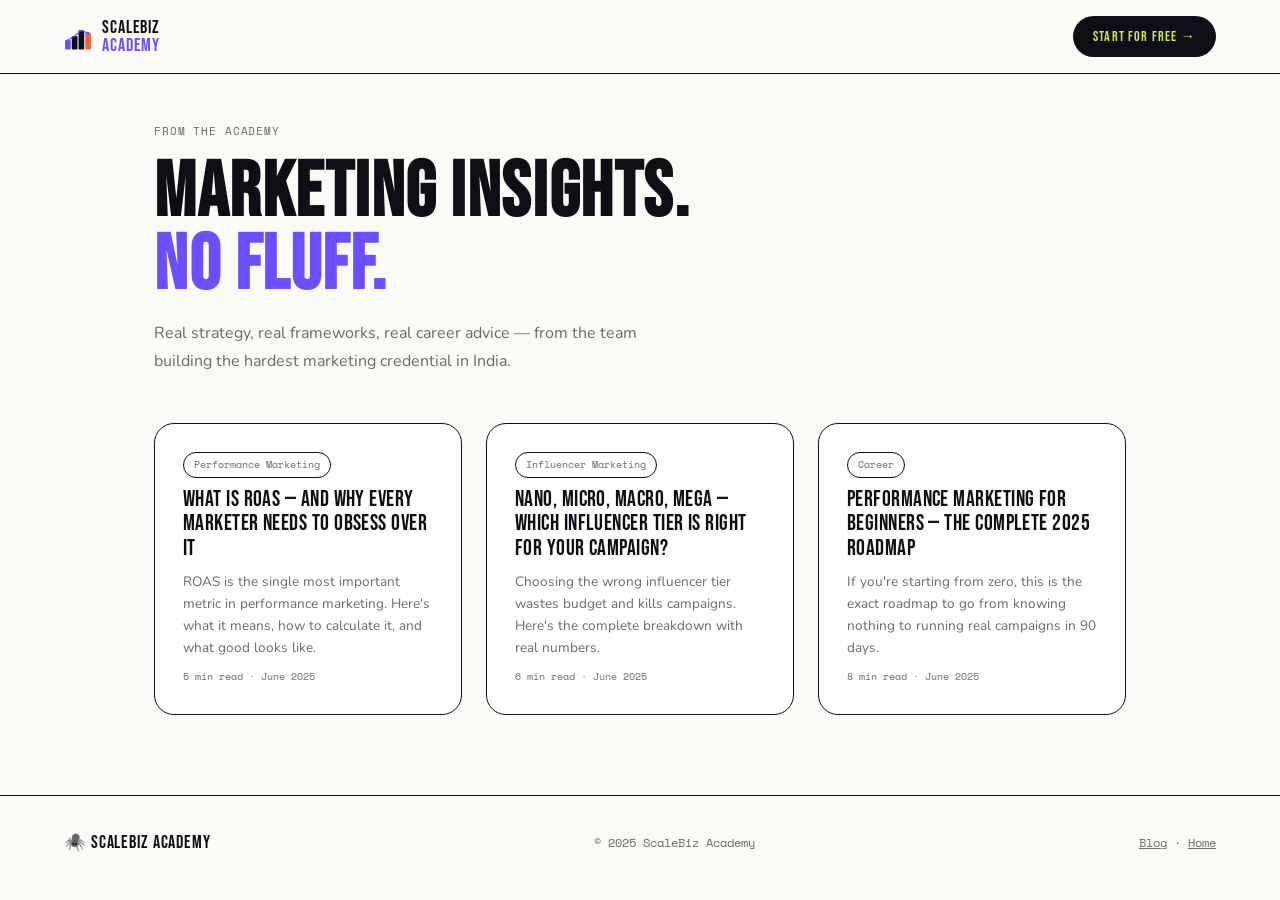
<file: blog/index.html>
<!DOCTYPE html>
<html lang="en">
<head>
  <meta charset="UTF-8"/>
  <meta name="viewport" content="width=device-width, initial-scale=1.0"/>
  <title>Blog — Marketing Insights — ScaleBiz Academy</title>
  
  <link rel="icon" type="image/png" sizes="32x32" href="/assets/favicon-32.png"/>
  <link rel="icon" type="image/png" sizes="16x16" href="/assets/favicon-16.png"/>
  <meta name="description" content="Performance marketing tips, influencer strategy, and career advice for digital marketers."/>
  <meta name="robots" content="index, follow"/>
  <link rel="canonical" href="https://scalebizacademy.com/blog/blog/"/>
  <meta property="og:type" content="article"/>
  <meta property="og:title" content="Blog — Marketing Insights — ScaleBiz Academy"/>
  <meta property="og:description" content="Performance marketing tips, influencer strategy, and career advice for digital marketers."/>
  <meta property="og:image" content="https://scalebizacademy.com/assets/og-image.png"/>
  <meta property="og:url" content="https://scalebizacademy.com/blog/blog/"/>
  <meta name="twitter:card" content="summary_large_image"/>
  <link rel="preconnect" href="https://fonts.googleapis.com"/>
  <link rel="preconnect" href="https://fonts.gstatic.com" crossorigin/>
  <link href="https://fonts.googleapis.com/css2?family=Bebas+Neue&family=Nunito:wght@400;600;700&family=Space+Mono:wght@400;700&display=swap" rel="stylesheet"/>
  <link rel="stylesheet" href="/css/blog.css"/>
</head>
<body>
<nav>
  <a href="/" class="nav-logo">
    <svg width="28" height="28" viewBox="0 0 108 108" fill="none">
      <rect x="4" y="66" width="22" height="36" rx="4" fill="#6B4EFF"/>
      <rect x="30" y="50" width="22" height="52" rx="4" fill="#0F0E17"/>
      <rect x="56" y="28" width="22" height="74" rx="4" fill="#0F0E17"/>
      <rect x="82" y="40" width="22" height="62" rx="4" fill="#FF5C3A"/>
      <path d="M15 66 L41 50 L67 28 L93 40" stroke="#6B4EFF" stroke-width="5" stroke-linecap="round" stroke-linejoin="round" fill="none" stroke-dasharray="8 5"/>
      <circle cx="93" cy="40" r="6" fill="#6B4EFF"/>
    </svg>
    <div class="nav-logo-text"><span>ScaleBiz</span><span>Academy</span></div>
  </a>
  <a href="/" class="nav-cta">Start for free →</a>
</nav>

<div class="blog-hero">
  <div style="font-family:'Space Mono',monospace;font-size:0.68rem;color:var(--muted);letter-spacing:0.08em;text-transform:uppercase;margin-bottom:1rem;">From the academy</div>
  <h1>Marketing insights.<br><em>No fluff.</em></h1>
  <p>Real strategy, real frameworks, real career advice — from the team building the hardest marketing credential in India.</p>
</div>

<div class="blog-grid">

  <a href="/blog/what-is-roas/" class="blog-card">
    <span class="bc-tag">Performance Marketing</span>
    <div class="bc-title">What is ROAS — and why every marketer needs to obsess over it</div>
    <div class="bc-desc">ROAS is the single most important metric in performance marketing. Here's what it means, how to calculate it, and what good looks like.</div>
    <div class="bc-meta">5 min read · June 2025</div>
  </a>

  <a href="/blog/influencer-tiers-explained/" class="blog-card">
    <span class="bc-tag">Influencer Marketing</span>
    <div class="bc-title">Nano, micro, macro, mega — which influencer tier is right for your campaign?</div>
    <div class="bc-desc">Choosing the wrong influencer tier wastes budget and kills campaigns. Here's the complete breakdown with real numbers.</div>
    <div class="bc-meta">6 min read · June 2025</div>
  </a>

  <a href="/blog/performance-marketing-for-beginners/" class="blog-card">
    <span class="bc-tag">Career</span>
    <div class="bc-title">Performance marketing for beginners — the complete 2025 roadmap</div>
    <div class="bc-desc">If you're starting from zero, this is the exact roadmap to go from knowing nothing to running real campaigns in 90 days.</div>
    <div class="bc-meta">8 min read · June 2025</div>
  </a>

</div>

<footer>
  <div class="footer-logo">🕷️ ScaleBiz Academy</div>
  <div class="footer-text">© 2025 ScaleBiz Academy</div>
  <div class="footer-text"><a href="/blog/" style="color:inherit;">Blog</a> · <a href="/" style="color:inherit;">Home</a></div>
</footer>
</body>
</html>
</file>
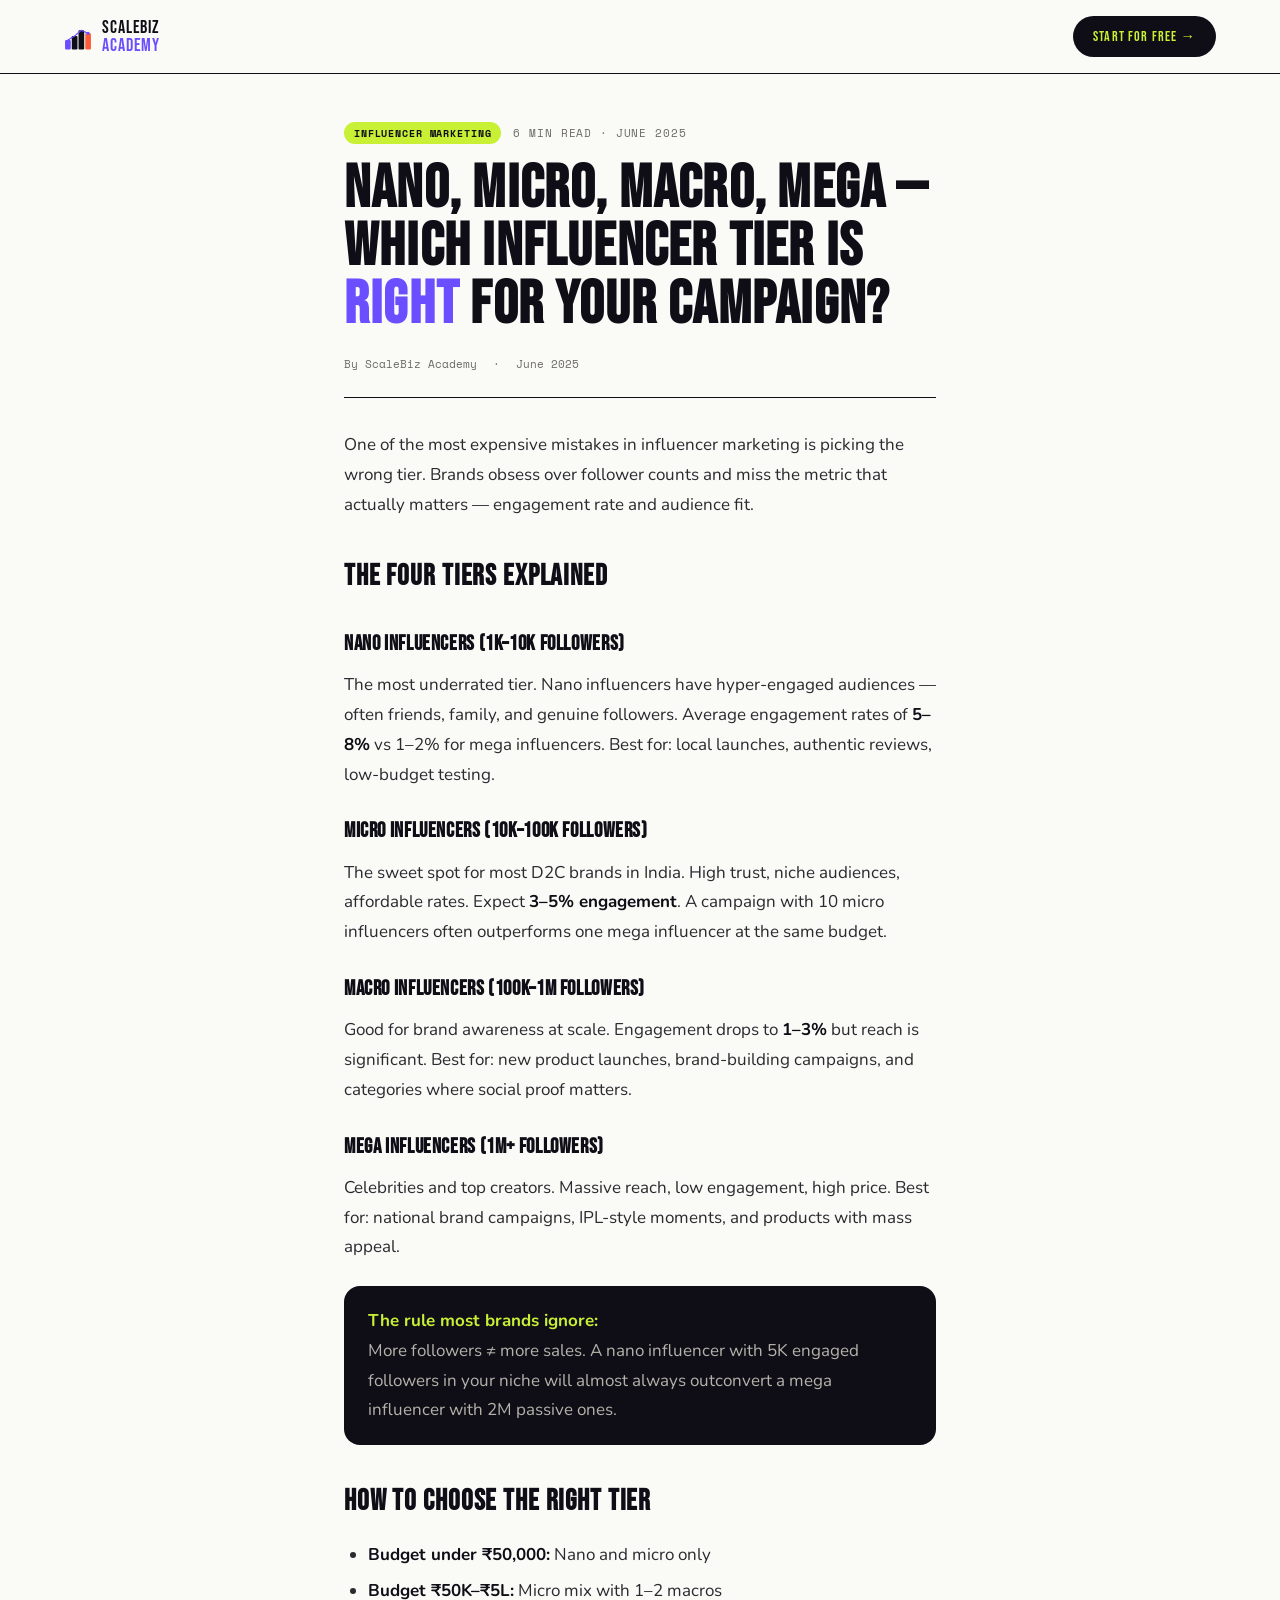
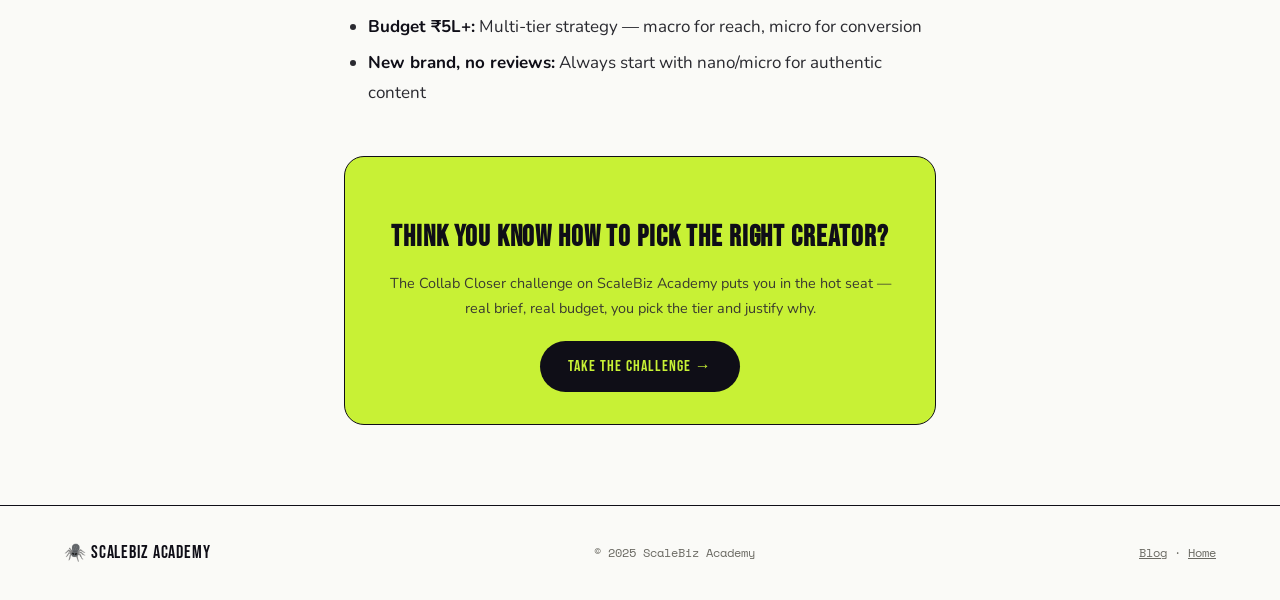
<file: blog/influencer-tiers-explained/index.html>
<!DOCTYPE html>
<html lang="en">
<head>
  <meta charset="UTF-8"/>
  <meta name="viewport" content="width=device-width, initial-scale=1.0"/>
  <title>Nano, Micro, Macro, Mega — Which Influencer Tier is Right for Your Campaign — ScaleBiz Academy</title>
  
  <link rel="icon" type="image/png" sizes="32x32" href="/assets/favicon-32.png"/>
  <link rel="icon" type="image/png" sizes="16x16" href="/assets/favicon-16.png"/>
  <meta name="description" content="Choosing the wrong influencer tier wastes budget and kills campaigns. Here's the complete breakdown with real numbers."/>
  <meta name="robots" content="index, follow"/>
  <link rel="canonical" href="https://scalebizacademy.com/blog/influencer-tiers-explained/"/>
  <meta property="og:type" content="article"/>
  <meta property="og:title" content="Nano, Micro, Macro, Mega — Which Influencer Tier is Right for Your Campaign — ScaleBiz Academy"/>
  <meta property="og:description" content="Choosing the wrong influencer tier wastes budget and kills campaigns. Here's the complete breakdown with real numbers."/>
  <meta property="og:image" content="https://scalebizacademy.com/assets/og-image.png"/>
  <meta property="og:url" content="https://scalebizacademy.com/blog/influencer-tiers-explained/"/>
  <meta name="twitter:card" content="summary_large_image"/>
  <link rel="preconnect" href="https://fonts.googleapis.com"/>
  <link rel="preconnect" href="https://fonts.gstatic.com" crossorigin/>
  <link href="https://fonts.googleapis.com/css2?family=Bebas+Neue&family=Nunito:wght@400;600;700&family=Space+Mono:wght@400;700&display=swap" rel="stylesheet"/>
  <link rel="stylesheet" href="/css/blog.css"/>
</head>
<body>
<nav>
  <a href="/" class="nav-logo">
    <svg width="28" height="28" viewBox="0 0 108 108" fill="none">
      <rect x="4" y="66" width="22" height="36" rx="4" fill="#6B4EFF"/>
      <rect x="30" y="50" width="22" height="52" rx="4" fill="#0F0E17"/>
      <rect x="56" y="28" width="22" height="74" rx="4" fill="#0F0E17"/>
      <rect x="82" y="40" width="22" height="62" rx="4" fill="#FF5C3A"/>
      <path d="M15 66 L41 50 L67 28 L93 40" stroke="#6B4EFF" stroke-width="5" stroke-linecap="round" stroke-linejoin="round" fill="none" stroke-dasharray="8 5"/>
      <circle cx="93" cy="40" r="6" fill="#6B4EFF"/>
    </svg>
    <div class="nav-logo-text"><span>ScaleBiz</span><span>Academy</span></div>
  </a>
  <a href="/" class="nav-cta">Start for free →</a>
</nav>

<div class="article-wrap">
  <div class="article-eyebrow">
    <span class="article-tag">Influencer Marketing</span>
    6 min read · June 2025
  </div>

  <h1 class="article-h1">Nano, micro, macro, mega — which influencer tier is <em>right</em> for your campaign?</h1>

  <div class="article-meta">
    <span>By ScaleBiz Academy</span>
    <span>·</span>
    <span>June 2025</span>
  </div>

  <div class="article-body">
    <p>One of the most expensive mistakes in influencer marketing is picking the wrong tier. Brands obsess over follower counts and miss the metric that actually matters — engagement rate and audience fit.</p>

    <h2>The four tiers explained</h2>

    <h3>Nano influencers (1K–10K followers)</h3>
    <p>The most underrated tier. Nano influencers have hyper-engaged audiences — often friends, family, and genuine followers. Average engagement rates of <strong>5–8%</strong> vs 1–2% for mega influencers. Best for: local launches, authentic reviews, low-budget testing.</p>

    <h3>Micro influencers (10K–100K followers)</h3>
    <p>The sweet spot for most D2C brands in India. High trust, niche audiences, affordable rates. Expect <strong>3–5% engagement</strong>. A campaign with 10 micro influencers often outperforms one mega influencer at the same budget.</p>

    <h3>Macro influencers (100K–1M followers)</h3>
    <p>Good for brand awareness at scale. Engagement drops to <strong>1–3%</strong> but reach is significant. Best for: new product launches, brand-building campaigns, and categories where social proof matters.</p>

    <h3>Mega influencers (1M+ followers)</h3>
    <p>Celebrities and top creators. Massive reach, low engagement, high price. Best for: national brand campaigns, IPL-style moments, and products with mass appeal.</p>

    <div class="highlight-box">
      <p><strong>The rule most brands ignore:</strong></p>
      <p>More followers ≠ more sales. A nano influencer with 5K engaged followers in your niche will almost always outconvert a mega influencer with 2M passive ones.</p>
    </div>

    <h2>How to choose the right tier</h2>
    <ul>
      <li><strong>Budget under ₹50,000:</strong> Nano and micro only</li>
      <li><strong>Budget ₹50K–₹5L:</strong> Micro mix with 1–2 macros</li>
      <li><strong>Budget ₹5L+:</strong> Multi-tier strategy — macro for reach, micro for conversion</li>
      <li><strong>New brand, no reviews:</strong> Always start with nano/micro for authentic content</li>
    </ul>

    <div class="article-cta">
      <h3>Think you know how to pick the right creator?</h3>
      <p>The Collab Closer challenge on ScaleBiz Academy puts you in the hot seat — real brief, real budget, you pick the tier and justify why.</p>
      <a href="/">Take the challenge →</a>
    </div>
  </div>
</div>

<footer>
  <div class="footer-logo">🕷️ ScaleBiz Academy</div>
  <div class="footer-text">© 2025 ScaleBiz Academy</div>
  <div class="footer-text"><a href="/blog/" style="color:inherit;">Blog</a> · <a href="/" style="color:inherit;">Home</a></div>
</footer>
</body>
</html>
</file>
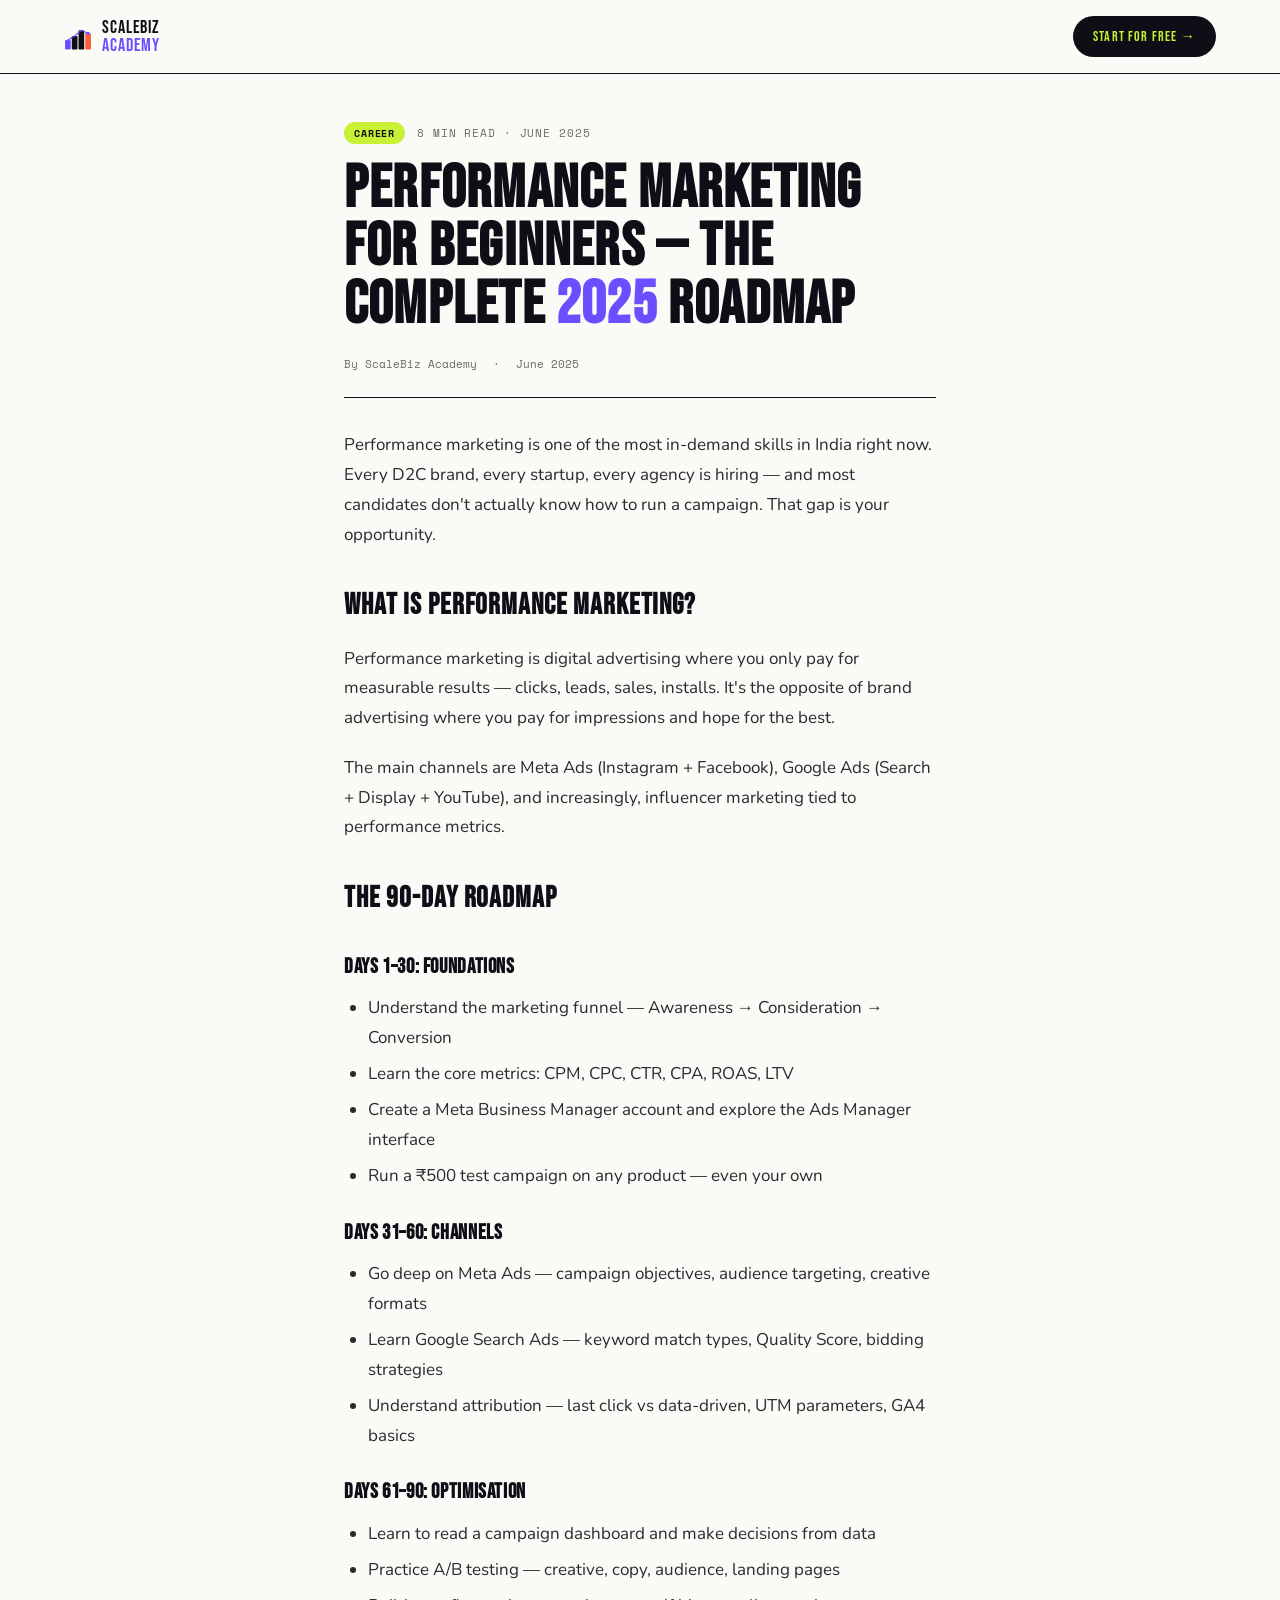
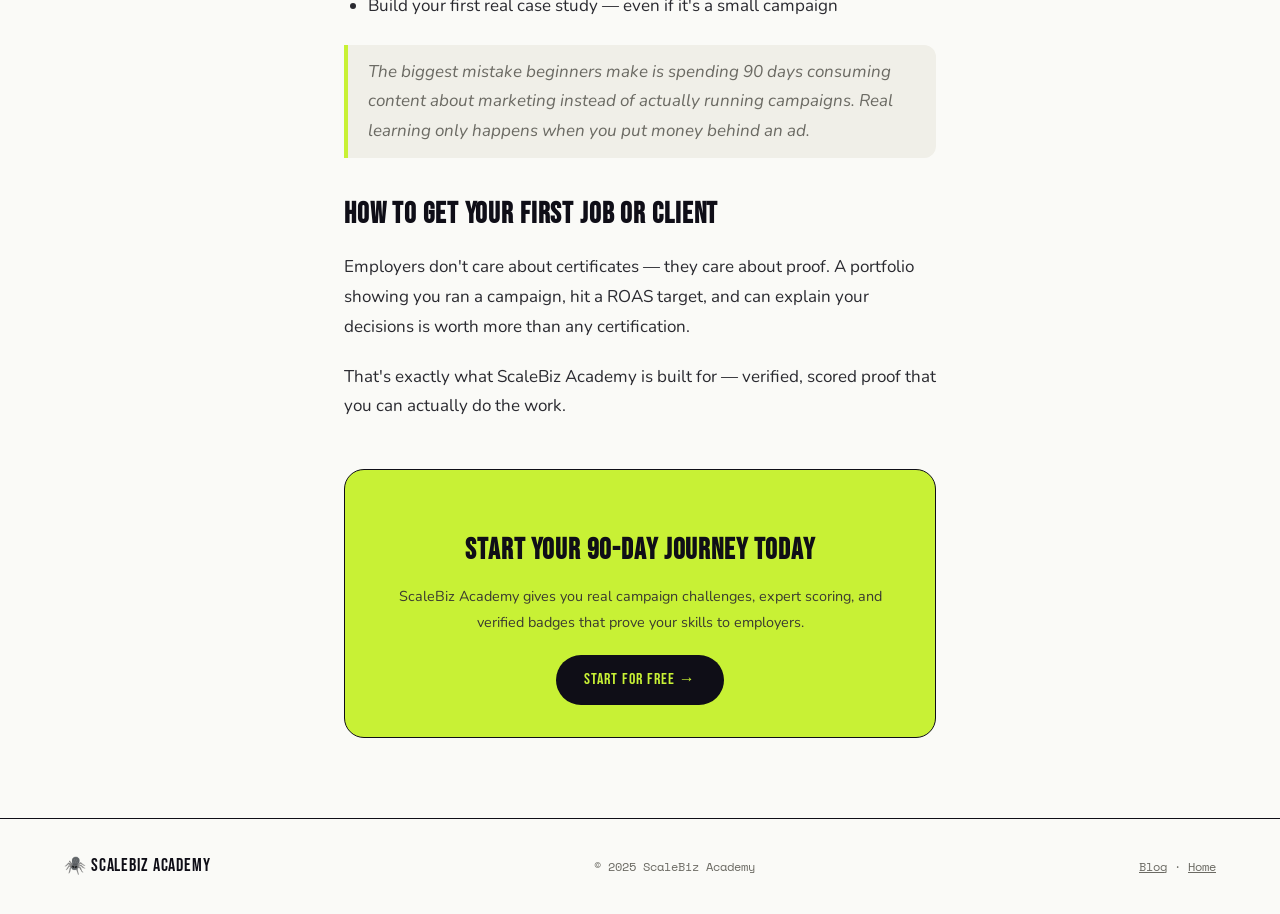
<file: blog/performance-marketing-for-beginners/index.html>
<!DOCTYPE html>
<html lang="en">
<head>
  <meta charset="UTF-8"/>
  <meta name="viewport" content="width=device-width, initial-scale=1.0"/>
  <title>Performance Marketing for Beginners — The Complete 2025 Roadmap — ScaleBiz Academy</title>
  
  <link rel="icon" type="image/png" sizes="32x32" href="/assets/favicon-32.png"/>
  <link rel="icon" type="image/png" sizes="16x16" href="/assets/favicon-16.png"/>
  <meta name="description" content="Starting from zero? This is the exact roadmap to go from knowing nothing to running real campaigns in 90 days."/>
  <meta name="robots" content="index, follow"/>
  <link rel="canonical" href="https://scalebizacademy.com/blog/performance-marketing-for-beginners/"/>
  <meta property="og:type" content="article"/>
  <meta property="og:title" content="Performance Marketing for Beginners — The Complete 2025 Roadmap — ScaleBiz Academy"/>
  <meta property="og:description" content="Starting from zero? This is the exact roadmap to go from knowing nothing to running real campaigns in 90 days."/>
  <meta property="og:image" content="https://scalebizacademy.com/assets/og-image.png"/>
  <meta property="og:url" content="https://scalebizacademy.com/blog/performance-marketing-for-beginners/"/>
  <meta name="twitter:card" content="summary_large_image"/>
  <link rel="preconnect" href="https://fonts.googleapis.com"/>
  <link rel="preconnect" href="https://fonts.gstatic.com" crossorigin/>
  <link href="https://fonts.googleapis.com/css2?family=Bebas+Neue&family=Nunito:wght@400;600;700&family=Space+Mono:wght@400;700&display=swap" rel="stylesheet"/>
  <link rel="stylesheet" href="/css/blog.css"/>
</head>
<body>
<nav>
  <a href="/" class="nav-logo">
    <svg width="28" height="28" viewBox="0 0 108 108" fill="none">
      <rect x="4" y="66" width="22" height="36" rx="4" fill="#6B4EFF"/>
      <rect x="30" y="50" width="22" height="52" rx="4" fill="#0F0E17"/>
      <rect x="56" y="28" width="22" height="74" rx="4" fill="#0F0E17"/>
      <rect x="82" y="40" width="22" height="62" rx="4" fill="#FF5C3A"/>
      <path d="M15 66 L41 50 L67 28 L93 40" stroke="#6B4EFF" stroke-width="5" stroke-linecap="round" stroke-linejoin="round" fill="none" stroke-dasharray="8 5"/>
      <circle cx="93" cy="40" r="6" fill="#6B4EFF"/>
    </svg>
    <div class="nav-logo-text"><span>ScaleBiz</span><span>Academy</span></div>
  </a>
  <a href="/" class="nav-cta">Start for free →</a>
</nav>

<div class="article-wrap">
  <div class="article-eyebrow">
    <span class="article-tag">Career</span>
    8 min read · June 2025
  </div>

  <h1 class="article-h1">Performance marketing for beginners — the complete <em>2025</em> roadmap</h1>

  <div class="article-meta">
    <span>By ScaleBiz Academy</span>
    <span>·</span>
    <span>June 2025</span>
  </div>

  <div class="article-body">
    <p>Performance marketing is one of the most in-demand skills in India right now. Every D2C brand, every startup, every agency is hiring — and most candidates don't actually know how to run a campaign. That gap is your opportunity.</p>

    <h2>What is performance marketing?</h2>
    <p>Performance marketing is digital advertising where you only pay for measurable results — clicks, leads, sales, installs. It's the opposite of brand advertising where you pay for impressions and hope for the best.</p>
    <p>The main channels are Meta Ads (Instagram + Facebook), Google Ads (Search + Display + YouTube), and increasingly, influencer marketing tied to performance metrics.</p>

    <h2>The 90-day roadmap</h2>

    <h3>Days 1–30: Foundations</h3>
    <ul>
      <li>Understand the marketing funnel — Awareness → Consideration → Conversion</li>
      <li>Learn the core metrics: CPM, CPC, CTR, CPA, ROAS, LTV</li>
      <li>Create a Meta Business Manager account and explore the Ads Manager interface</li>
      <li>Run a ₹500 test campaign on any product — even your own</li>
    </ul>

    <h3>Days 31–60: Channels</h3>
    <ul>
      <li>Go deep on Meta Ads — campaign objectives, audience targeting, creative formats</li>
      <li>Learn Google Search Ads — keyword match types, Quality Score, bidding strategies</li>
      <li>Understand attribution — last click vs data-driven, UTM parameters, GA4 basics</li>
    </ul>

    <h3>Days 61–90: Optimisation</h3>
    <ul>
      <li>Learn to read a campaign dashboard and make decisions from data</li>
      <li>Practice A/B testing — creative, copy, audience, landing pages</li>
      <li>Build your first real case study — even if it's a small campaign</li>
    </ul>

    <blockquote>The biggest mistake beginners make is spending 90 days consuming content about marketing instead of actually running campaigns. Real learning only happens when you put money behind an ad.</blockquote>

    <h2>How to get your first job or client</h2>
    <p>Employers don't care about certificates — they care about proof. A portfolio showing you ran a campaign, hit a ROAS target, and can explain your decisions is worth more than any certification.</p>
    <p>That's exactly what ScaleBiz Academy is built for — verified, scored proof that you can actually do the work.</p>

    <div class="article-cta">
      <h3>Start your 90-day journey today</h3>
      <p>ScaleBiz Academy gives you real campaign challenges, expert scoring, and verified badges that prove your skills to employers.</p>
      <a href="/">Start for free →</a>
    </div>
  </div>
</div>

<footer>
  <div class="footer-logo">🕷️ ScaleBiz Academy</div>
  <div class="footer-text">© 2025 ScaleBiz Academy</div>
  <div class="footer-text"><a href="/blog/" style="color:inherit;">Blog</a> · <a href="/" style="color:inherit;">Home</a></div>
</footer>
</body>
</html>
</file>
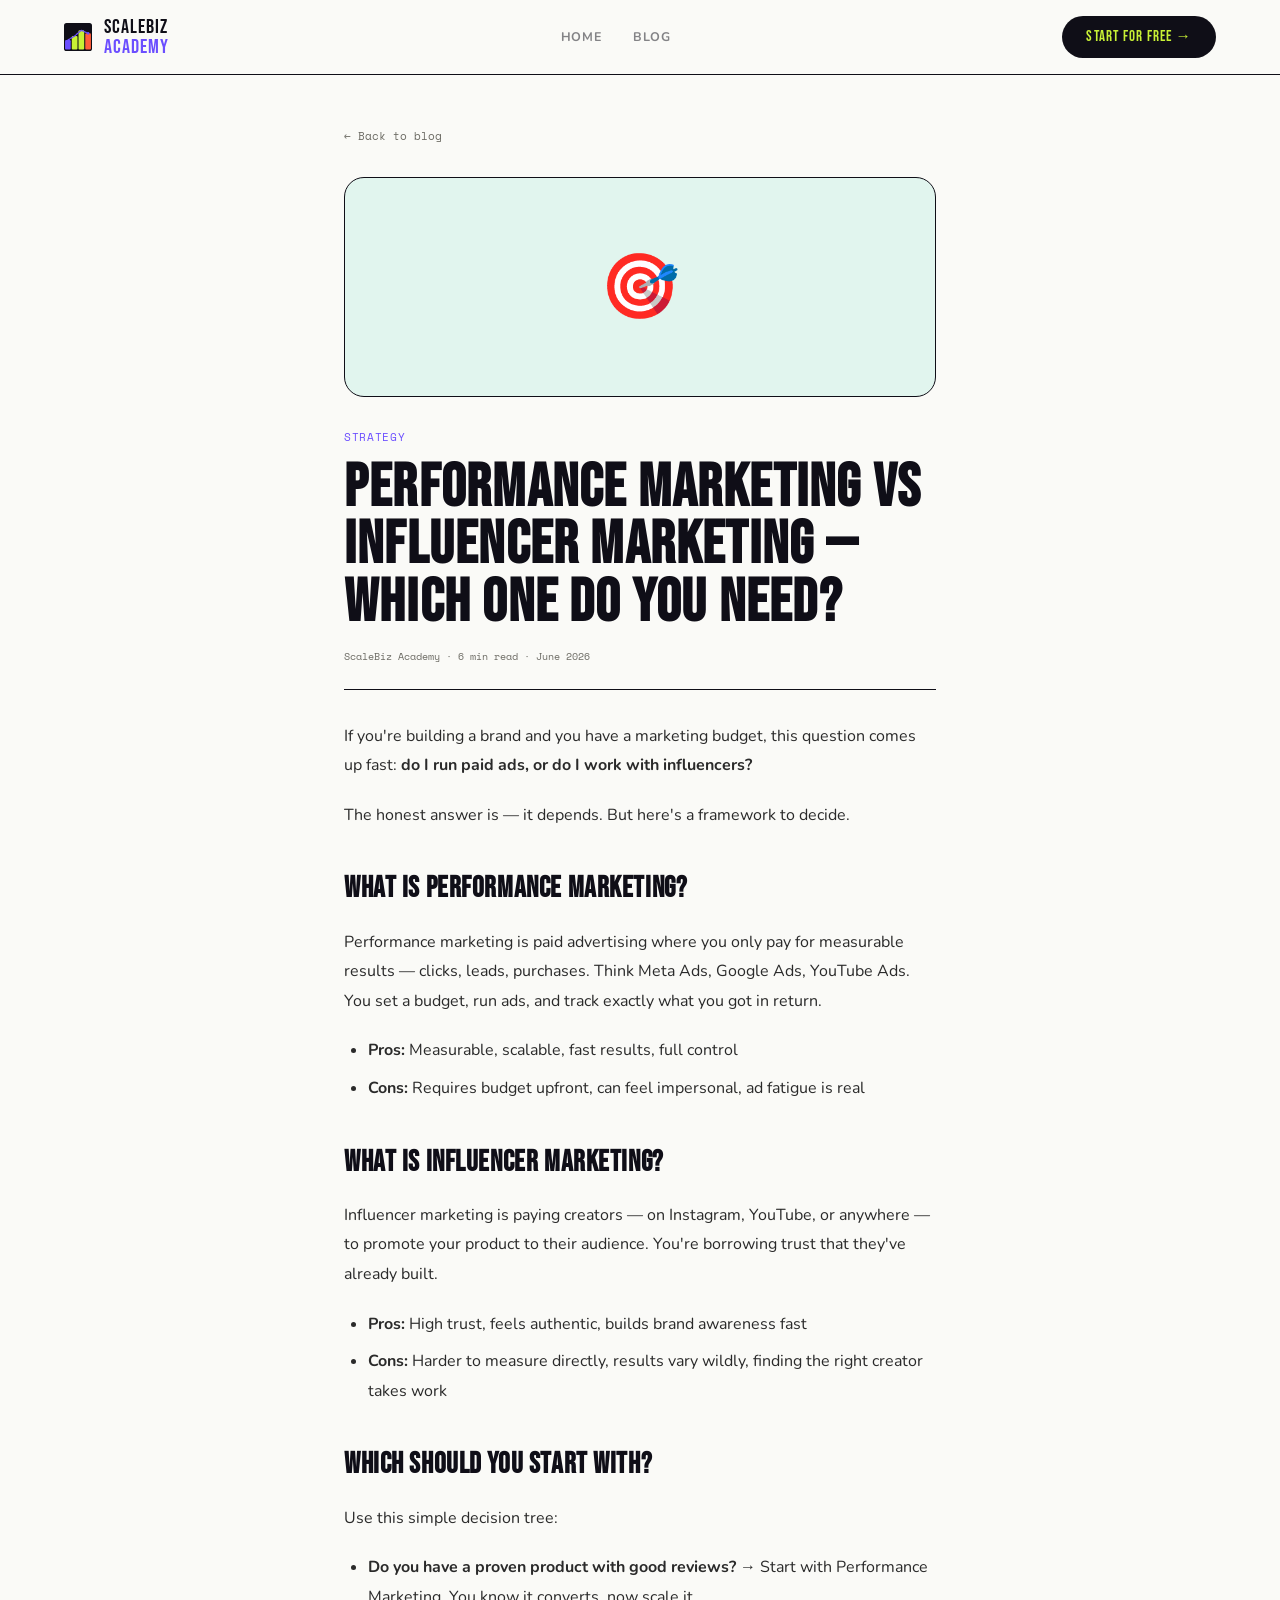
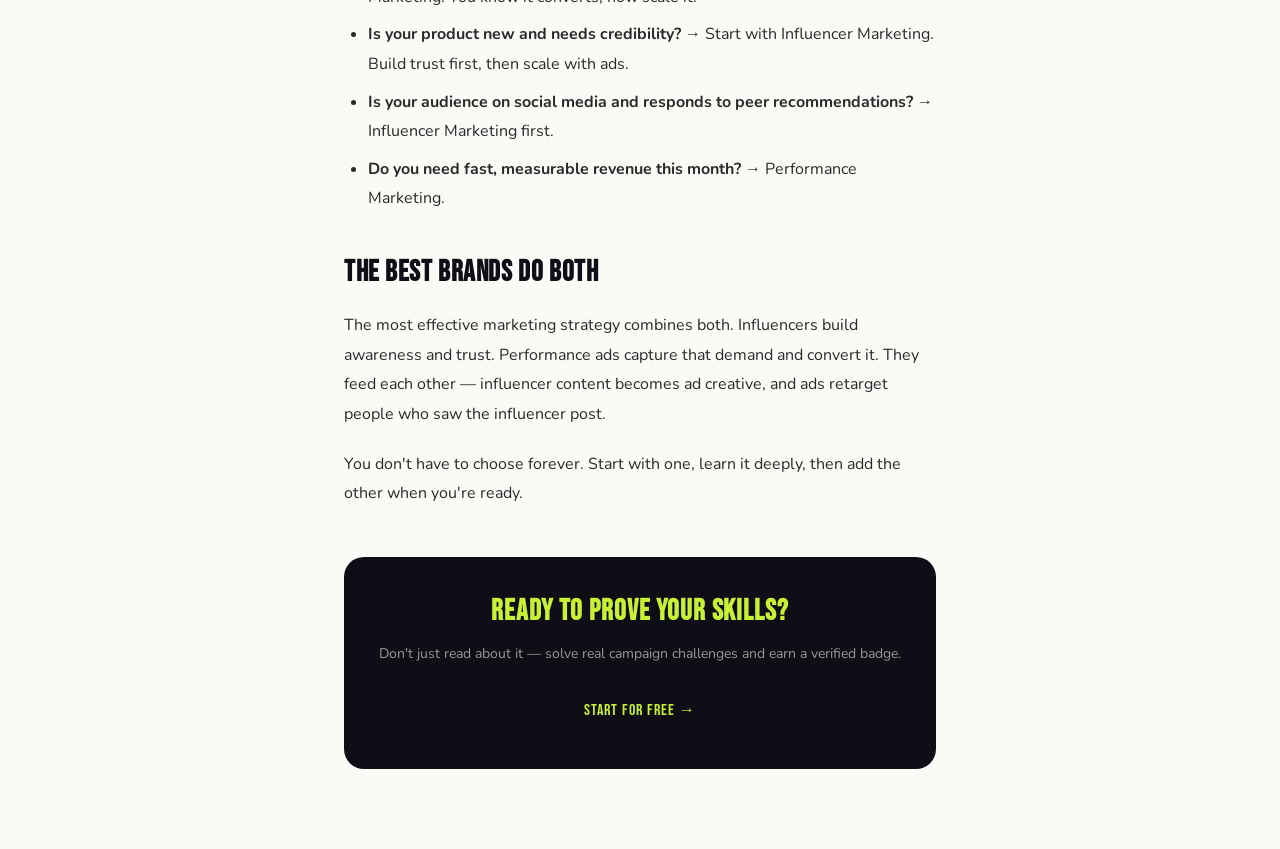
<file: blog/performance-marketing-vs-influencer-marketing/index.html>
<!DOCTYPE html>
<html lang="en">
<head>
  <meta charset="UTF-8"/>
  <meta name="viewport" content="width=device-width, initial-scale=1.0"/>
  <title>Performance Marketing vs Influencer Marketing — Which One Do You Need? — ScaleBiz Academy</title>
  <meta name="description" content="Both performance marketing and influencer marketing drive results. But they work very differently. Learn how to decide which one your brand should invest in first."/>
  <link rel="canonical" href="https://scalebizacademy.com/blog/performance-marketing-vs-influencer-marketing/"/>
  <meta property="og:title" content="Performance Marketing vs Influencer Marketing — Which One Do You Need?"/>
  <meta property="og:description" content="Both performance marketing and influencer marketing drive results. But they work very differently. Learn how to decide which one your brand should invest in first."/>
  <meta property="og:url" content="https://scalebizacademy.com/blog/performance-marketing-vs-influencer-marketing/"/>
  <meta property="og:type" content="article"/>
  <link rel="icon" type="image/svg+xml" href="../../assets/favicon.svg"/>
  <meta name="theme-color" content="#0F0E17"/>
  <link rel="preconnect" href="https://fonts.googleapis.com"/>
  <link rel="preconnect" href="https://fonts.gstatic.com" crossorigin/>
  <link href="https://fonts.googleapis.com/css2?family=Bebas+Neue&family=Nunito:wght@400;600;700&family=Space+Mono:wght@400;700&display=swap" rel="stylesheet"/>
  <link rel="stylesheet" href="../../css/main.css"/>
  <style>
    .article-wrap{max-width:720px;margin:0 auto;padding:3rem 5% 5rem;}
    .article-thumb{height:220px;border-radius:20px;display:flex;align-items:center;justify-content:center;font-size:4rem;margin-bottom:2rem;border:1.5px solid var(--ink);}
    .article-tag{font-family:'Space Mono',monospace;font-size:0.68rem;color:var(--purple);text-transform:uppercase;letter-spacing:0.06em;margin-bottom:0.75rem;}
    .article-title{font-family:'Bebas Neue',sans-serif;font-size:clamp(2.5rem,5vw,3.8rem);line-height:0.95;letter-spacing:0.02em;margin-bottom:1rem;}
    .article-meta{font-family:'Space Mono',monospace;font-size:0.65rem;color:var(--muted);margin-bottom:2rem;padding-bottom:1.5rem;border-bottom:1.5px solid var(--ink);}
    .article-body{font-size:1rem;line-height:1.85;color:#2a2a2a;}
    .article-body h2{font-family:'Bebas Neue',sans-serif;font-size:1.8rem;letter-spacing:0.02em;margin:2rem 0 0.75rem;color:var(--ink);}
    .article-body h3{font-family:'Nunito',sans-serif;font-weight:700;font-size:1.1rem;margin:1.5rem 0 0.5rem;}
    .article-body p{margin-bottom:1.25rem;}
    .article-body ul{padding-left:1.5rem;margin-bottom:1.25rem;}
    .article-body li{margin-bottom:0.5rem;}
    .article-body strong{font-weight:700;}
    .article-cta{background:var(--ink);border-radius:20px;padding:2rem;text-align:center;margin-top:3rem;}
    .article-cta h3{font-family:'Bebas Neue',sans-serif;font-size:1.8rem;letter-spacing:0.03em;color:var(--lime);margin-bottom:0.5rem;}
    .article-cta p{font-size:0.875rem;color:#9A9890;margin-bottom:1.25rem;}
    .back-link{font-family:'Space Mono',monospace;font-size:0.68rem;color:var(--muted);text-decoration:none;display:inline-flex;align-items:center;gap:6px;margin-bottom:2rem;}
    .back-link:hover{color:var(--ink);}
  </style>
</head>
<body>
<nav>
  <a href="/" class="nav-logo">
    <svg width="28" height="28" viewBox="0 0 108 108" fill="none">
      <rect width="108" height="108" rx="10" fill="#0F0E17"/>
      <rect x="4" y="66" width="22" height="36" rx="4" fill="#6B4EFF"/>
      <rect x="30" y="50" width="22" height="52" rx="4" fill="#C8F135"/>
      <rect x="56" y="28" width="22" height="74" rx="4" fill="#C8F135"/>
      <rect x="82" y="40" width="22" height="62" rx="4" fill="#FF5C3A"/>
      <path d="M15 66 L41 50 L67 28 L93 40" stroke="#6B4EFF" stroke-width="5" stroke-linecap="round" stroke-linejoin="round" fill="none" stroke-dasharray="8 5"/>
      <circle cx="93" cy="40" r="5" fill="#6B4EFF"/>
    </svg>
    <div class="nav-logo-text"><span>ScaleBiz</span><span>Academy</span></div>
  </a>
  <div class="nav-links">
    <a href="/">Home</a>
    <a href="/blog/">Blog</a>
  </div>
  <a href="/" class="nav-cta">Start for free →</a>
</nav>

<div class="article-wrap">
  <a href="/blog/" class="back-link">← Back to blog</a>
  <div class="article-thumb" style="background:#E1F5EE;">🎯</div>
  <div class="article-tag">Strategy</div>
  <h1 class="article-title">Performance Marketing vs Influencer Marketing — Which One Do You Need?</h1>
  <div class="article-meta">ScaleBiz Academy · 6 min read · June 2026</div>
  <div class="article-body">
    
<p>If you're building a brand and you have a marketing budget, this question comes up fast: <strong>do I run paid ads, or do I work with influencers?</strong></p>
<p>The honest answer is — it depends. But here's a framework to decide.</p>

<h2>What is Performance Marketing?</h2>
<p>Performance marketing is paid advertising where you only pay for measurable results — clicks, leads, purchases. Think Meta Ads, Google Ads, YouTube Ads. You set a budget, run ads, and track exactly what you got in return.</p>
<ul>
  <li><strong>Pros:</strong> Measurable, scalable, fast results, full control</li>
  <li><strong>Cons:</strong> Requires budget upfront, can feel impersonal, ad fatigue is real</li>
</ul>

<h2>What is Influencer Marketing?</h2>
<p>Influencer marketing is paying creators — on Instagram, YouTube, or anywhere — to promote your product to their audience. You're borrowing trust that they've already built.</p>
<ul>
  <li><strong>Pros:</strong> High trust, feels authentic, builds brand awareness fast</li>
  <li><strong>Cons:</strong> Harder to measure directly, results vary wildly, finding the right creator takes work</li>
</ul>

<h2>Which should you start with?</h2>
<p>Use this simple decision tree:</p>
<ul>
  <li><strong>Do you have a proven product with good reviews?</strong> → Start with Performance Marketing. You know it converts, now scale it.</li>
  <li><strong>Is your product new and needs credibility?</strong> → Start with Influencer Marketing. Build trust first, then scale with ads.</li>
  <li><strong>Is your audience on social media and responds to peer recommendations?</strong> → Influencer Marketing first.</li>
  <li><strong>Do you need fast, measurable revenue this month?</strong> → Performance Marketing.</li>
</ul>

<h2>The best brands do both</h2>
<p>The most effective marketing strategy combines both. Influencers build awareness and trust. Performance ads capture that demand and convert it. They feed each other — influencer content becomes ad creative, and ads retarget people who saw the influencer post.</p>
<p>You don't have to choose forever. Start with one, learn it deeply, then add the other when you're ready.</p>

  </div>
  <div class="article-cta">
    <h3>Ready to prove your skills?</h3>
    <p>Don't just read about it — solve real campaign challenges and earn a verified badge.</p>
    <a href="/" class="btn-primary" style="display:inline-flex;">Start for free →</a>
  </div>
</div>
</body>
</html>
</file>
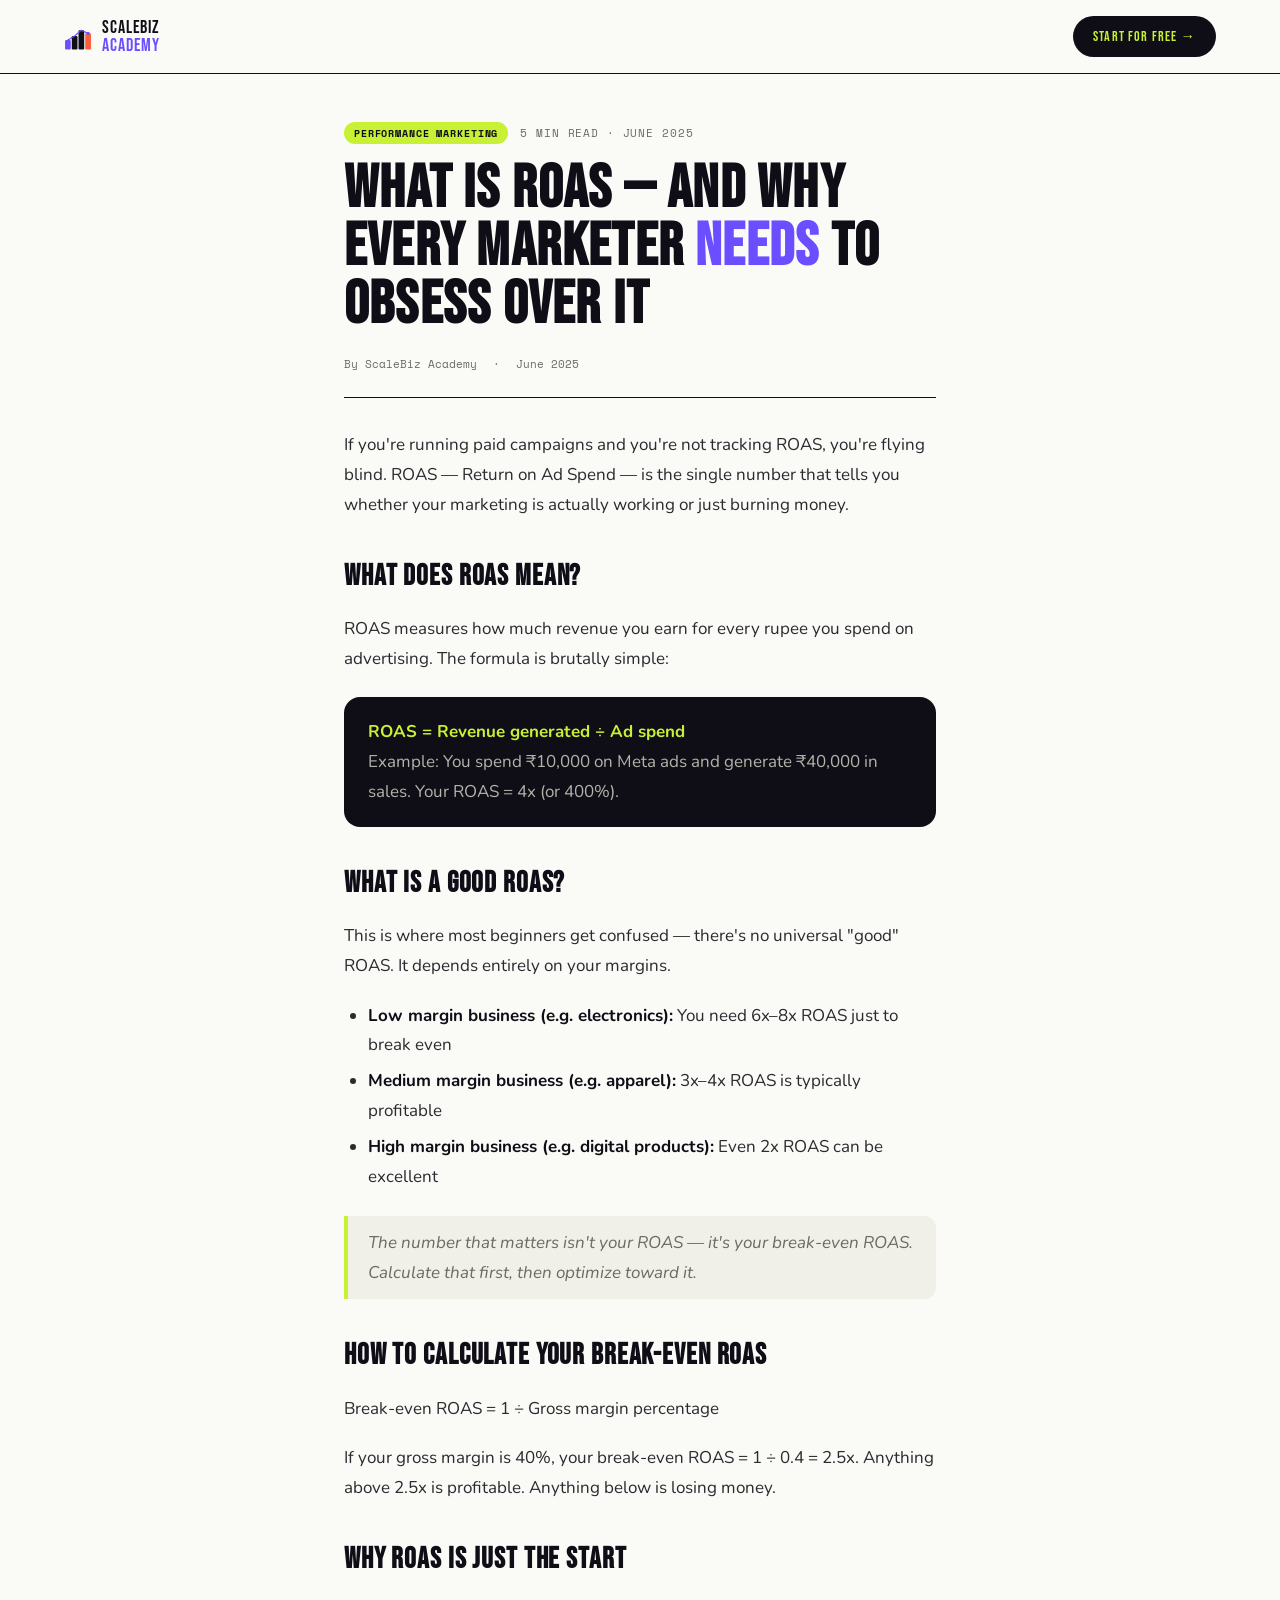
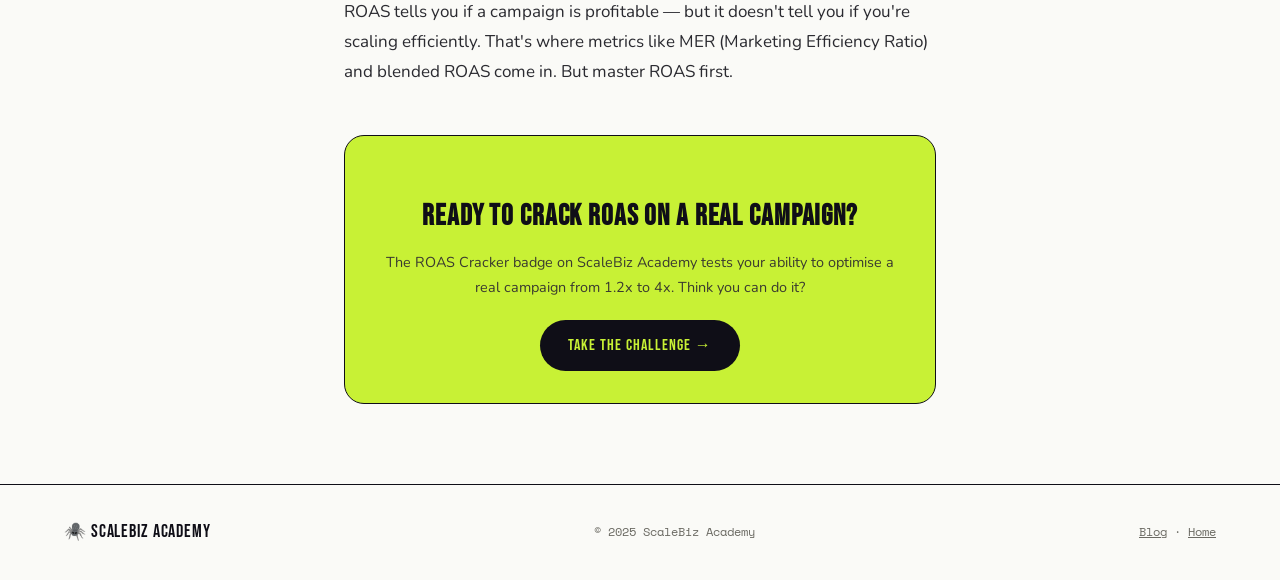
<file: blog/what-is-roas/index.html>
<!DOCTYPE html>
<html lang="en">
<head>
  <meta charset="UTF-8"/>
  <meta name="viewport" content="width=device-width, initial-scale=1.0"/>
  <title>What is ROAS and Why Every Marketer Needs to Obsess Over It — ScaleBiz Academy</title>
  
  <link rel="icon" type="image/png" sizes="32x32" href="/assets/favicon-32.png"/>
  <link rel="icon" type="image/png" sizes="16x16" href="/assets/favicon-16.png"/>
  <meta name="description" content="ROAS is the single most important metric in performance marketing. Here's what it means, how to calculate it, and what good looks like."/>
  <meta name="robots" content="index, follow"/>
  <link rel="canonical" href="https://scalebizacademy.com/blog/what-is-roas/"/>
  <meta property="og:type" content="article"/>
  <meta property="og:title" content="What is ROAS and Why Every Marketer Needs to Obsess Over It — ScaleBiz Academy"/>
  <meta property="og:description" content="ROAS is the single most important metric in performance marketing. Here's what it means, how to calculate it, and what good looks like."/>
  <meta property="og:image" content="https://scalebizacademy.com/assets/og-image.png"/>
  <meta property="og:url" content="https://scalebizacademy.com/blog/what-is-roas/"/>
  <meta name="twitter:card" content="summary_large_image"/>
  <link rel="preconnect" href="https://fonts.googleapis.com"/>
  <link rel="preconnect" href="https://fonts.gstatic.com" crossorigin/>
  <link href="https://fonts.googleapis.com/css2?family=Bebas+Neue&family=Nunito:wght@400;600;700&family=Space+Mono:wght@400;700&display=swap" rel="stylesheet"/>
  <link rel="stylesheet" href="/css/blog.css"/>
</head>
<body>
<nav>
  <a href="/" class="nav-logo">
    <svg width="28" height="28" viewBox="0 0 108 108" fill="none">
      <rect x="4" y="66" width="22" height="36" rx="4" fill="#6B4EFF"/>
      <rect x="30" y="50" width="22" height="52" rx="4" fill="#0F0E17"/>
      <rect x="56" y="28" width="22" height="74" rx="4" fill="#0F0E17"/>
      <rect x="82" y="40" width="22" height="62" rx="4" fill="#FF5C3A"/>
      <path d="M15 66 L41 50 L67 28 L93 40" stroke="#6B4EFF" stroke-width="5" stroke-linecap="round" stroke-linejoin="round" fill="none" stroke-dasharray="8 5"/>
      <circle cx="93" cy="40" r="6" fill="#6B4EFF"/>
    </svg>
    <div class="nav-logo-text"><span>ScaleBiz</span><span>Academy</span></div>
  </a>
  <a href="/" class="nav-cta">Start for free →</a>
</nav>

<div class="article-wrap">
  <div class="article-eyebrow">
    <span class="article-tag">Performance Marketing</span>
    5 min read · June 2025
  </div>

  <h1 class="article-h1">What is ROAS — and why every marketer <em>needs</em> to obsess over it</h1>

  <div class="article-meta">
    <span>By ScaleBiz Academy</span>
    <span>·</span>
    <span>June 2025</span>
  </div>

  <div class="article-body">
    <p>If you're running paid campaigns and you're not tracking ROAS, you're flying blind. ROAS — Return on Ad Spend — is the single number that tells you whether your marketing is actually working or just burning money.</p>

    <h2>What does ROAS mean?</h2>
    <p>ROAS measures how much revenue you earn for every rupee you spend on advertising. The formula is brutally simple:</p>

    <div class="highlight-box">
      <p><strong>ROAS = Revenue generated ÷ Ad spend</strong></p>
      <p>Example: You spend ₹10,000 on Meta ads and generate ₹40,000 in sales. Your ROAS = 4x (or 400%).</p>
    </div>

    <h2>What is a good ROAS?</h2>
    <p>This is where most beginners get confused — there's no universal "good" ROAS. It depends entirely on your margins.</p>
    <ul>
      <li><strong>Low margin business (e.g. electronics):</strong> You need 6x–8x ROAS just to break even</li>
      <li><strong>Medium margin business (e.g. apparel):</strong> 3x–4x ROAS is typically profitable</li>
      <li><strong>High margin business (e.g. digital products):</strong> Even 2x ROAS can be excellent</li>
    </ul>

    <blockquote>The number that matters isn't your ROAS — it's your break-even ROAS. Calculate that first, then optimize toward it.</blockquote>

    <h2>How to calculate your break-even ROAS</h2>
    <p>Break-even ROAS = 1 ÷ Gross margin percentage</p>
    <p>If your gross margin is 40%, your break-even ROAS = 1 ÷ 0.4 = 2.5x. Anything above 2.5x is profitable. Anything below is losing money.</p>

    <h2>Why ROAS is just the start</h2>
    <p>ROAS tells you if a campaign is profitable — but it doesn't tell you if you're scaling efficiently. That's where metrics like MER (Marketing Efficiency Ratio) and blended ROAS come in. But master ROAS first.</p>

    <div class="article-cta">
      <h3>Ready to crack ROAS on a real campaign?</h3>
      <p>The ROAS Cracker badge on ScaleBiz Academy tests your ability to optimise a real campaign from 1.2x to 4x. Think you can do it?</p>
      <a href="/">Take the challenge →</a>
    </div>
  </div>
</div>

<footer>
  <div class="footer-logo">🕷️ ScaleBiz Academy</div>
  <div class="footer-text">© 2025 ScaleBiz Academy</div>
  <div class="footer-text"><a href="/blog/" style="color:inherit;">Blog</a> · <a href="/" style="color:inherit;">Home</a></div>
</footer>
</body>
</html>
</file>
<file: css/blog.css>
/* ScaleBiz Academy — Blog Styles */

:root{--lime:#C8F135;--purple:#6B4EFF;--coral:#FF5C3A;--ink:#0F0E17;--paper:#FAFAF7;--mid:#F0EFE8;--muted:#6B6A63;}
*,*::before,*::after{box-sizing:border-box;margin:0;padding:0;}
body{background:var(--paper);color:var(--ink);font-family:'Nunito',sans-serif;font-size:17px;line-height:1.75;}

/* NAV */
nav{display:flex;align-items:center;justify-content:space-between;padding:1rem 5%;background:var(--paper);border-bottom:1.5px solid var(--ink);position:sticky;top:0;z-index:100;}
.nav-logo{display:flex;align-items:center;gap:10px;text-decoration:none;}
.nav-logo-text{display:flex;flex-direction:column;line-height:1;}
.nav-logo-text span:first-child{font-family:'Bebas Neue',sans-serif;font-size:1.1rem;letter-spacing:0.05em;color:var(--ink);}
.nav-logo-text span:last-child{font-family:'Bebas Neue',sans-serif;font-size:1.1rem;letter-spacing:0.05em;color:var(--purple);}
.nav-cta{background:var(--ink);color:var(--lime);font-family:'Bebas Neue',sans-serif;letter-spacing:0.08em;font-size:0.9rem;padding:0.5rem 1.25rem;border-radius:100px;text-decoration:none;}

/* ARTICLE */
.article-wrap{max-width:720px;margin:0 auto;padding:3rem 5% 5rem;}
.article-eyebrow{font-family:'Space Mono',monospace;font-size:0.68rem;color:var(--muted);letter-spacing:0.08em;text-transform:uppercase;margin-bottom:1rem;display:flex;align-items:center;gap:12px;}
.article-tag{background:var(--lime);color:var(--ink);padding:2px 10px;border-radius:20px;font-size:0.65rem;font-weight:700;}
.article-h1{font-family:'Bebas Neue',sans-serif;font-size:clamp(2.4rem,5vw,3.8rem);line-height:0.95;letter-spacing:0.02em;margin-bottom:1.25rem;}
.article-h1 em{font-style:normal;color:var(--purple);}
.article-meta{display:flex;align-items:center;gap:16px;margin-bottom:2rem;padding-bottom:1.5rem;border-bottom:1.5px solid var(--ink);}
.article-meta span{font-family:'Space Mono',monospace;font-size:0.7rem;color:var(--muted);}
.article-body h2{font-family:'Bebas Neue',sans-serif;font-size:1.8rem;letter-spacing:0.03em;margin:2rem 0 0.75rem;}
.article-body h3{font-family:'Bebas Neue',sans-serif;font-size:1.3rem;letter-spacing:0.03em;margin:1.5rem 0 0.5rem;}
.article-body p{margin-bottom:1.25rem;color:#2a2a30;}
.article-body ul,.article-body ol{margin:0 0 1.25rem 1.5rem;}
.article-body li{margin-bottom:0.4rem;color:#2a2a30;}
.article-body strong{font-weight:700;color:var(--ink);}
.article-body blockquote{border-left:4px solid var(--lime);padding:0.75rem 1.25rem;background:var(--mid);border-radius:0 12px 12px 0;margin:1.5rem 0;font-style:italic;color:var(--muted);}
.article-body .highlight-box{background:var(--ink);color:var(--paper);border-radius:16px;padding:1.25rem 1.5rem;margin:1.5rem 0;}
.article-body .highlight-box p{color:#B4B2A9;margin:0;}
.article-body .highlight-box strong{color:var(--lime);}

/* CTA BOX */
.article-cta{background:var(--lime);border:1.5px solid var(--ink);border-radius:20px;padding:2rem;margin-top:3rem;text-align:center;}
.article-cta h3{font-family:'Bebas Neue',sans-serif;font-size:1.8rem;letter-spacing:0.03em;margin-bottom:0.5rem;}
.article-cta p{font-size:0.9rem;color:#3a3a30;margin-bottom:1.25rem;}
.article-cta a{background:var(--ink);color:var(--lime);font-family:'Bebas Neue',sans-serif;letter-spacing:0.06em;font-size:1rem;padding:0.7rem 1.75rem;border-radius:100px;text-decoration:none;display:inline-block;}

/* BLOG INDEX */
.blog-hero{max-width:1100px;margin:0 auto;padding:3rem 5% 1rem;}
.blog-hero h1{font-family:'Bebas Neue',sans-serif;font-size:clamp(3rem,6vw,5rem);letter-spacing:0.02em;line-height:0.95;margin-bottom:1rem;}
.blog-hero h1 em{font-style:normal;color:var(--purple);}
.blog-hero p{font-size:1rem;color:var(--muted);max-width:540px;}
.blog-grid{max-width:1100px;margin:0 auto;padding:2rem 5% 5rem;display:grid;grid-template-columns:repeat(auto-fit,minmax(300px,1fr));gap:1.5rem;}
.blog-card{background:#fff;border:1.5px solid var(--ink);border-radius:20px;padding:1.75rem;text-decoration:none;color:inherit;display:flex;flex-direction:column;gap:10px;transition:transform 0.15s,box-shadow 0.15s;}
.blog-card:hover{transform:translateY(-3px);box-shadow:4px 4px 0 var(--ink);}
.bc-tag{display:inline-block;font-family:'Space Mono',monospace;font-size:0.62rem;padding:3px 10px;border-radius:20px;border:1px solid var(--ink);color:var(--muted);width:fit-content;}
.bc-title{font-family:'Bebas Neue',sans-serif;font-size:1.4rem;letter-spacing:0.02em;line-height:1.1;}
.bc-desc{font-size:0.85rem;color:var(--muted);line-height:1.6;}
.bc-meta{font-family:'Space Mono',monospace;font-size:0.62rem;color:var(--muted);margin-top:auto;}

footer{border-top:1.5px solid var(--ink);padding:2rem 5%;display:flex;align-items:center;justify-content:space-between;flex-wrap:wrap;gap:1rem;}
.footer-logo{font-family:'Bebas Neue',sans-serif;font-size:1.1rem;letter-spacing:0.05em;}
.footer-text{font-size:0.78rem;color:var(--muted);font-family:'Space Mono',monospace;}
</file>
<file: css/main.css>
/* ScaleBiz Academy — Main Styles */

:root {
    --lime:#C8F135; --purple:#6B4EFF; --coral:#FF5C3A;
    --ink:#0F0E17; --paper:#FAFAF7; --mid:#F0EFE8; --muted:#6B6A63;
  }
  *,*::before,*::after{box-sizing:border-box;margin:0;padding:0;}
  html{scroll-behavior:smooth;}
  body{background:var(--paper);color:var(--ink);font-family:'Nunito',sans-serif;font-size:16px;line-height:1.6;overflow-x:hidden;}

  /* NAV */
  nav{display:flex;align-items:center;justify-content:space-between;padding:1rem 5%;position:sticky;top:0;z-index:200;background:var(--paper);border-bottom:1.5px solid var(--ink);}
  .nav-logo{display:flex;align-items:center;gap:12px;text-decoration:none;}
  .nav-logo-icon{flex-shrink:0;}
  .nav-logo-text{display:flex;flex-direction:column;line-height:1;}
  .nav-logo-text span:first-child{font-family:'Bebas Neue',sans-serif;font-size:1.25rem;letter-spacing:0.05em;color:var(--ink);}
  .nav-logo-text span:last-child{font-family:'Bebas Neue',sans-serif;font-size:1.25rem;letter-spacing:0.05em;color:var(--purple);}
  .nav-links{display:flex;align-items:center;gap:2rem;}
  .nav-links a{font-size:0.78rem;font-weight:700;color:var(--ink);text-decoration:none;opacity:0.5;letter-spacing:0.05em;text-transform:uppercase;transition:opacity 0.15s;}
  .nav-links a:hover{opacity:1;}
  .nav-cta{background:var(--ink);color:var(--lime);font-family:'Bebas Neue',sans-serif;letter-spacing:0.08em;font-size:0.95rem;padding:0.55rem 1.5rem;border-radius:100px;text-decoration:none;cursor:pointer;border:none;transition:transform 0.15s, background 0.15s;}
  .nav-cta:hover{transform:scale(1.04);background:var(--purple);}

  /* BUTTONS */
  .btn-primary{background:var(--ink);color:var(--lime);font-family:'Bebas Neue',sans-serif;letter-spacing:0.06em;font-size:1rem;padding:0.75rem 2rem;border-radius:100px;text-decoration:none;display:inline-flex;align-items:center;gap:8px;border:1.5px solid var(--ink);cursor:pointer;transition:background 0.15s,border-color 0.15s;}
  .btn-primary:hover{background:var(--purple);border-color:var(--purple);}
  .btn-outline{background:transparent;color:var(--ink);font-family:'Bebas Neue',sans-serif;letter-spacing:0.06em;font-size:1rem;padding:0.75rem 2rem;border-radius:100px;text-decoration:none;border:1.5px solid var(--ink);cursor:pointer;transition:background 0.15s;}
  .btn-outline:hover{background:var(--mid);}

  /* HERO */
  .hero{padding:5rem 5% 4rem;display:grid;grid-template-columns:1fr 1fr;gap:3rem;align-items:center;max-width:1200px;margin:0 auto;}
  .hero-eyebrow{display:inline-flex;align-items:center;gap:8px;background:var(--lime);color:var(--ink);font-family:'Space Mono',monospace;font-size:0.68rem;padding:5px 14px;border-radius:100px;margin-bottom:1.5rem;border:1.5px solid var(--ink);}
  .hero-eyebrow span{width:7px;height:7px;background:var(--coral);border-radius:50%;flex-shrink:0;}
  .hero-h1{font-family:'Bebas Neue',sans-serif;font-size:clamp(4rem,7vw,6.5rem);line-height:0.93;letter-spacing:0.02em;margin-bottom:1.5rem;}
  .hero-h1 em{font-style:normal;color:var(--purple);}
  .hero-h1 .hl{position:relative;display:inline-block;}
  .hero-h1 .hl::after{content:'';position:absolute;left:0;bottom:4px;width:100%;height:8px;background:var(--lime);z-index:-1;border-radius:2px;}
  .hero-sub{font-size:1rem;color:var(--muted);line-height:1.75;max-width:480px;margin-bottom:2rem;}
  .hero-actions{display:flex;align-items:center;gap:1rem;flex-wrap:wrap;}

  /* HERO VISUAL — Badge Journey */
  .journey-preview{background:var(--ink);border-radius:20px;padding:1.75rem;border:1.5px solid var(--ink);}
  .jp-label{font-family:'Space Mono',monospace;font-size:0.65rem;color:#7F77DD;letter-spacing:0.08em;text-transform:uppercase;margin-bottom:1.25rem;}
  .jp-step{display:flex;align-items:center;gap:14px;padding:0.9rem 0;border-bottom:1px solid #1e1d2e;}
  .jp-step:last-child{border-bottom:none;}
  .jp-icon{width:40px;height:40px;border-radius:50%;display:flex;align-items:center;justify-content:center;font-size:1rem;flex-shrink:0;border:1.5px solid;}
  .jp-icon.done{border-color:var(--lime);background:#C8F13520;}
  .jp-icon.active{border-color:var(--purple);background:#6B4EFF20;animation:pulse 2s ease-in-out infinite;}
  .jp-icon.locked{border-color:#3C3489;background:transparent;opacity:0.4;}
  @keyframes pulse{0%,100%{box-shadow:0 0 0 0 #6B4EFF44}50%{box-shadow:0 0 0 8px #6B4EFF00}}
  .jp-name{font-family:'Bebas Neue',sans-serif;font-size:1rem;letter-spacing:0.04em;color:#FAFAF7;}
  .jp-sub{font-size:0.7rem;color:#7F77DD;font-family:'Space Mono',monospace;}
  .jp-status{font-size:0.65rem;font-family:'Space Mono',monospace;padding:3px 10px;border-radius:100px;flex-shrink:0;}
  .jp-status.done{background:#C8F13522;color:var(--lime);border:1px solid #C8F13544;}
  .jp-status.active{background:#6B4EFF22;color:#AFA9EC;border:1px solid #6B4EFF44;}
  .jp-status.locked{background:transparent;color:#534AB7;border:1px solid #3C3489;}
  .jp-footer{margin-top:1.25rem;padding-top:1rem;border-top:1px solid #1e1d2e;display:flex;align-items:center;}
  .jp-progress{flex:1;height:6px;background:#1e1d2e;border-radius:3px;margin-right:12px;overflow:hidden;}
  .jp-progress-fill{height:100%;width:17%;background:var(--lime);border-radius:3px;}
  .jp-progress-label{font-size:0.65rem;color:#7F77DD;font-family:'Space Mono',monospace;white-space:nowrap;}
  .jp-spidy-tease{display:flex;align-items:center;gap:8px;font-size:0.7rem;color:#AFA9EC;font-family:'Space Mono',monospace;margin-top:1rem;}
  .jp-spidy-tease .dot{width:6px;height:6px;background:var(--lime);border-radius:50%;}

  /* MARQUEE */
  .marquee-section{background:var(--ink);padding:1rem 0;overflow:hidden;border-top:1.5px solid var(--ink);border-bottom:1.5px solid var(--ink);margin:4rem 0;}
  .marquee-track{display:flex;white-space:nowrap;animation:marquee 22s linear infinite;}
  .marquee-item{font-family:'Bebas Neue',sans-serif;font-size:1.05rem;letter-spacing:0.06em;padding:0 2rem;color:var(--paper);display:flex;align-items:center;gap:14px;}
  .marquee-dot{width:6px;height:6px;border-radius:50%;background:var(--lime);flex-shrink:0;}
  .marquee-dot.coral{background:var(--coral);}
  .marquee-dot.purple{background:#AFA9EC;}
  @keyframes marquee{from{transform:translateX(0)}to{transform:translateX(-50%)}}

  /* SECTIONS */
  section{max-width:1200px;margin:0 auto;padding:5rem 5%;}
  .eyebrow{font-family:'Space Mono',monospace;font-size:0.68rem;color:var(--muted);letter-spacing:0.08em;text-transform:uppercase;margin-bottom:1rem;}
  .section-h2{font-family:'Bebas Neue',sans-serif;font-size:clamp(2.8rem,4.5vw,4rem);line-height:0.95;letter-spacing:0.02em;margin-bottom:1rem;}
  .section-h2 em{font-style:normal;color:var(--purple);}

  /* NOT A COURSE */
  .not-course{background:var(--lime);border-radius:32px;padding:4rem 5%;border:1.5px solid var(--ink);max-width:1200px;margin:0 auto;}
  .not-course-grid{display:grid;grid-template-columns:1fr 1fr;gap:3rem;align-items:center;}
  .not-course h2{font-family:'Bebas Neue',sans-serif;font-size:clamp(2.6rem,4vw,3.6rem);line-height:0.95;letter-spacing:0.02em;margin-bottom:1rem;}
  .not-course p{font-size:0.975rem;color:#3a3a30;max-width:420px;line-height:1.75;}
  .diff-list{display:flex;flex-direction:column;gap:12px;}
  .diff-item{background:var(--ink);color:var(--paper);border-radius:16px;padding:1rem 1.25rem;display:flex;align-items:flex-start;gap:14px;}
  .diff-icon{width:38px;height:38px;border-radius:10px;display:flex;align-items:center;justify-content:center;font-size:1.1rem;flex-shrink:0;}
  .diff-title{font-weight:700;font-size:0.9rem;margin-bottom:2px;}
  .diff-desc{font-size:0.8rem;color:#B4B2A9;line-height:1.6;}

  /* HOW */
  .how-grid{display:grid;grid-template-columns:repeat(4,1fr);gap:1rem;margin-top:3rem;}
  .how-card{border:1.5px solid var(--ink);border-radius:20px;padding:1.5rem;background:var(--paper);transition:transform 0.2s,box-shadow 0.2s;}
  .how-card:hover{transform:translateY(-4px);box-shadow:4px 4px 0 var(--ink);}
  .how-step{font-family:'Space Mono',monospace;font-size:0.65rem;color:var(--muted);margin-bottom:1rem;}
  .how-icon{width:44px;height:44px;border-radius:12px;display:flex;align-items:center;justify-content:center;font-size:1.3rem;margin-bottom:1rem;border:1.5px solid var(--ink);}
  .how-title{font-family:'Bebas Neue',sans-serif;font-size:1.3rem;letter-spacing:0.03em;margin-bottom:6px;}
  .how-desc{font-size:0.82rem;color:var(--muted);line-height:1.65;}

  /* LADDER */
  .ladder{display:flex;flex-direction:column;margin-top:3rem;position:relative;}
  .ladder::before{content:'';position:absolute;left:26px;top:0;bottom:0;width:2px;background:repeating-linear-gradient(to bottom,var(--ink) 0,var(--ink) 6px,transparent 6px,transparent 12px);opacity:0.12;}
  .ladder-item{display:flex;align-items:flex-start;gap:1.5rem;padding:1.5rem 0;border-bottom:1px solid var(--border);}
  .ladder-item:last-child{border-bottom:none;}
  .ladder-num{width:52px;height:52px;border-radius:50%;border:2px solid var(--border);display:flex;align-items:center;justify-content:center;font-size:1.2rem;flex-shrink:0;background:var(--paper);position:relative;z-index:1;transition:background 0.2s;}
  .ladder-item:hover .ladder-num{background:var(--lime);}
  .ladder-num.elite{background:var(--ink);}
  .ladder-level{font-family:'Space Mono',monospace;font-size:0.63rem;color:var(--muted);margin-bottom:4px;}
  .ladder-name{font-family:'Bebas Neue',sans-serif;font-size:1.6rem;letter-spacing:0.03em;margin-bottom:4px;}
  .ladder-name.elite-name{color:var(--purple);}
  .ladder-desc{font-size:0.875rem;color:var(--muted);max-width:560px;line-height:1.65;}
  .ladder-chips{display:flex;gap:6px;flex-wrap:wrap;margin-top:8px;}
  .lchip{font-size:0.65rem;padding:3px 10px;border-radius:100px;border:1px solid #D3D1C7;color:var(--muted);font-family:'Space Mono',monospace;}
  .lchip.purple{background:#EEEDFE;border-color:#AFA9EC;color:#3C3489;}

  /* TRACKS */
  .tracks{display:grid;grid-template-columns:1fr 1fr;gap:1.5rem;margin-top:3rem;}
  .track-card{border-radius:20px;border:1.5px solid var(--ink);padding:2rem;}
  .track-card.perf{background:var(--ink);color:var(--paper);}
  .track-card.inf{background:var(--lime);color:var(--ink);}
  .track-eyebrow{font-family:'Space Mono',monospace;font-size:0.65rem;opacity:0.55;margin-bottom:1rem;letter-spacing:0.06em;text-transform:uppercase;}
  .track-title{font-family:'Bebas Neue',sans-serif;font-size:2.2rem;letter-spacing:0.02em;line-height:1;margin-bottom:1.25rem;}
  .track-title em{font-style:normal;}
  .track-card.perf .track-title em{color:var(--lime);}
  .track-card.inf .track-title em{color:var(--purple);}
  .track-modules{display:flex;flex-direction:column;gap:10px;margin-bottom:1.75rem;}
  .track-module{display:flex;align-items:center;gap:10px;font-size:0.85rem;}
  .tm-num{font-family:'Space Mono',monospace;font-size:0.65rem;opacity:0.45;width:20px;}
  .tm-badge{font-size:0.6rem;padding:2px 8px;border-radius:100px;font-family:'Space Mono',monospace;}
  .track-card.perf .tm-badge{background:#6B4EFF22;color:#AFA9EC;border:1px solid #6B4EFF44;}
  .track-card.inf .tm-badge{background:var(--ink);color:var(--paper);}
  .track-cta{font-family:'Bebas Neue',sans-serif;letter-spacing:0.06em;font-size:1rem;display:inline-flex;align-items:center;gap:8px;padding:0.6rem 1.5rem;border-radius:100px;text-decoration:none;border:1.5px solid;cursor:pointer;background:transparent;transition:opacity 0.15s;}
  .track-card.perf .track-cta{background:var(--lime);color:var(--ink);border-color:var(--lime);}
  .track-card.inf .track-cta{background:var(--ink);color:var(--lime);border-color:var(--ink);}
  .track-cta:hover{opacity:0.8;}

  /* COMING SOON BAND */
  .coming-band{max-width:1200px;margin:0 auto;padding:0 5% 5rem;}
  .coming-inner{background:var(--ink);border-radius:24px;padding:2.5rem;display:flex;align-items:center;justify-content:space-between;gap:2rem;flex-wrap:wrap;}
  .coming-left .eyebrow{color:#7F77DD;}
  .coming-left h3{font-family:'Bebas Neue',sans-serif;font-size:2rem;letter-spacing:0.04em;color:var(--paper);line-height:1;}
  .coming-left p{font-size:0.875rem;color:#B4B2A9;margin-top:6px;max-width:440px;line-height:1.65;}
  .coming-actions{display:flex;gap:10px;flex-wrap:wrap;}
  .coming-chip{font-family:'Space Mono',monospace;font-size:0.7rem;padding:6px 14px;border-radius:100px;background:#1e1d2e;color:#AFA9EC;border:1px solid #3C3489;}

  /* FINAL CTA */
  .final-cta{text-align:center;padding:6rem 5%;max-width:760px;margin:0 auto;}
  .final-cta h2{font-family:'Bebas Neue',sans-serif;font-size:clamp(3rem,6vw,5rem);line-height:0.95;letter-spacing:0.02em;margin-bottom:1.5rem;}
  .final-cta h2 em{font-style:normal;color:var(--purple);}
  .final-cta p{font-size:1rem;color:var(--muted);margin-bottom:2.5rem;line-height:1.75;}
  .cta-actions{display:flex;justify-content:center;gap:1rem;flex-wrap:wrap;}

  /* FOOTER */
  footer{border-top:1.5px solid var(--ink);padding:2rem 5%;display:flex;align-items:center;justify-content:space-between;flex-wrap:wrap;gap:1rem;}
  .footer-logo{display:flex;align-items:center;gap:10px;}
  .footer-logo-text{display:flex;flex-direction:column;line-height:1.1;}
  .footer-logo-text span:first-child{font-family:'Bebas Neue',sans-serif;font-size:1rem;letter-spacing:0.05em;color:var(--ink);}
  .footer-logo-text span:last-child{font-family:'Bebas Neue',sans-serif;font-size:1rem;letter-spacing:0.05em;color:var(--purple);}
  .footer-text{font-size:0.78rem;color:var(--muted);font-family:'Space Mono',monospace;}

  /* MODAL */
  .modal-overlay{position:fixed;inset:0;background:rgba(15,14,23,0.7);backdrop-filter:blur(6px);z-index:1000;display:flex;align-items:center;justify-content:center;opacity:0;pointer-events:none;transition:opacity 0.25s;}
  .modal-overlay.open{opacity:1;pointer-events:all;}
  .modal-box{background:var(--paper);border-radius:24px;padding:2rem 2rem 1.5rem;width:100%;max-width:440px;border:1.5px solid var(--ink);position:relative;transform:translateY(16px);transition:transform 0.25s;max-height:92vh;overflow-y:auto;}
  .modal-overlay.open .modal-box{transform:translateY(0);}
  .modal-close{position:absolute;top:1.25rem;right:1.25rem;background:none;border:none;cursor:pointer;font-size:1.2rem;color:var(--muted);line-height:1;}
  .modal-logo{display:flex;align-items:center;gap:10px;margin-bottom:1rem;}
  .modal-logo-text{display:flex;flex-direction:column;line-height:1;}
  .modal-logo-text span:first-child{font-family:'Bebas Neue',sans-serif;font-size:1.1rem;letter-spacing:0.05em;color:var(--ink);}
  .modal-logo-text span:last-child{font-family:'Bebas Neue',sans-serif;font-size:1.1rem;letter-spacing:0.05em;color:var(--purple);}

  /* Step indicator */
  .step-indicator{display:flex;align-items:center;gap:0;margin-bottom:1.25rem;}
  .si-dot{width:28px;height:28px;border-radius:50%;border:2px solid var(--input-border);display:flex;align-items:center;justify-content:center;font-family:'Space Mono',monospace;font-size:0.65rem;color:var(--muted);background:var(--paper);flex-shrink:0;transition:all 0.2s;}
  .si-dot.current{border-color:var(--ink);background:var(--ink);color:var(--lime);}
  .si-dot.done{border-color:var(--lime);background:var(--lime);color:var(--ink);}
  .si-line{flex:1;height:2px;background:var(--input-border);transition:background 0.2s;}
  .si-line.done{background:var(--lime);}

  /* Modal steps */
  .modal-step{display:none;}
  .modal-step.active{display:block;}
  .modal-h{font-family:'Bebas Neue',sans-serif;font-size:1.75rem;letter-spacing:0.03em;margin-bottom:0.3rem;}
  .modal-sub{font-size:0.875rem;color:var(--muted);line-height:1.6;margin-bottom:1.25rem;}
  .modal-btn{width:100%;background:var(--ink);color:var(--lime);font-family:'Bebas Neue',sans-serif;letter-spacing:0.06em;font-size:1.05rem;padding:0.8rem;border-radius:100px;border:none;cursor:pointer;transition:background 0.15s;margin-top:0.75rem;}
  .modal-btn:hover{background:var(--purple);}

  /* Inputs */
  .input-group{margin-bottom:0.75rem;}
  .input-label{font-family:'Space Mono',monospace;font-size:0.68rem;color:var(--muted);letter-spacing:0.05em;text-transform:uppercase;margin-bottom:6px;display:block;}
  .modal-input{width:100%;padding:0.75rem 1rem;border:1.5px solid #D3D1C7;border-radius:12px;font-family:'Nunito',sans-serif;font-size:0.95rem;outline:none;background:var(--paper);color:var(--ink);transition:border-color 0.15s;}
  .modal-input:focus{border-color:var(--purple);}

  /* OTP boxes */
  .otp-row{display:flex;gap:10px;justify-content:center;margin-bottom:1.5rem;}
  .otp-box{width:46px;height:58px;border:1.5px solid #D3D1C7;border-radius:14px;text-align:center;font-family:'Bebas Neue',sans-serif;font-size:2rem;outline:none;background:var(--paper);color:var(--ink);transition:border-color 0.15s;}
  .otp-box:focus{border-color:var(--purple);}
  .resend-link{font-size:0.8rem;color:var(--muted);text-align:center;margin-top:0.5rem;}
  .resend-link a{color:var(--purple);cursor:pointer;font-weight:700;}

  /* Register form */
  .form-row{display:grid;grid-template-columns:1fr 1fr;gap:10px;margin-bottom:0.75rem;}
  .track-options{display:flex;flex-direction:column;gap:6px;margin-bottom:0.75rem;}
  .track-option{border:1.5px solid #D3D1C7;border-radius:14px;padding:0.9rem 1rem;display:flex;align-items:center;gap:12px;cursor:pointer;transition:border-color 0.15s,background 0.15s;}
  .track-option:hover{border-color:var(--ink);}
  .track-option.selected{border-color:var(--purple);background:#EEEDFE;}
  .to-icon{font-size:1rem;flex-shrink:0;}
  .to-name{font-weight:700;font-size:0.85rem;}
  .to-sub{font-size:0.72rem;color:var(--muted);}

  /* Success */
  .success-icon{font-size:3rem;text-align:center;margin-bottom:1rem;}

  /* ── LOGO SVG: light mode = ink books, dark mode = lime books ── */
  .logo-book     { fill:#0F0E17; }
  .logo-book-cap { fill:#2a2a38; }
  .logo-baseline { stroke:#0F0E17; }

  /* ── DARK: nav CTA — purple bg, white text (never lime-on-white) ── */

  /* ── DARK: primary buttons — purple bg, white text ── */

  /* ── DARK: outline button — visible border, no lime ── */

  /* ── DARK: modal button — purple bg, white text ── */

  /* ── DARK: step dots — current=purple/white, done=lime/ink ── */

  /* ── DARK: hero eyebrow — lime bg stays but ink text is fine ── */

  /* ── DARK: "Earn your badge" step — dark card, lime title is fine on dark ── */

  /* ── DARK: jp-status done — lime text on semi-lime bg ── */

  /* ── DARK: not-course section — lime bg stays, ink text fine ── */

  /* ── DARK: performance track card — already dark bg, lime title fine ── */
  /* ── DARK: performance track CTA — lime bg, ink text = fine ── */

  /* ── DARK: influencer track card — lime bg with ink text = fine ── */
  /* ── DARK: influencer track CTA — purple bg, white text ── */

  /* ── DARK: how-card ── */

  /* ── DARK: ladder ── */

  /* ── DARK: lchip ── */

  /* ── DARK: track-option ── */

  /* ── DARK: si-line ── */
  @media(max-width:768px){
    .hero{grid-template-columns:1fr;}
    .hero-visual{display:none;}
    .not-course-grid{grid-template-columns:1fr;}
    .tracks{grid-template-columns:1fr;}
    .how-grid{grid-template-columns:1fr 1fr;}
    .nav-links{display:none;}
    .form-row{grid-template-columns:1fr;}
  }
</file>
